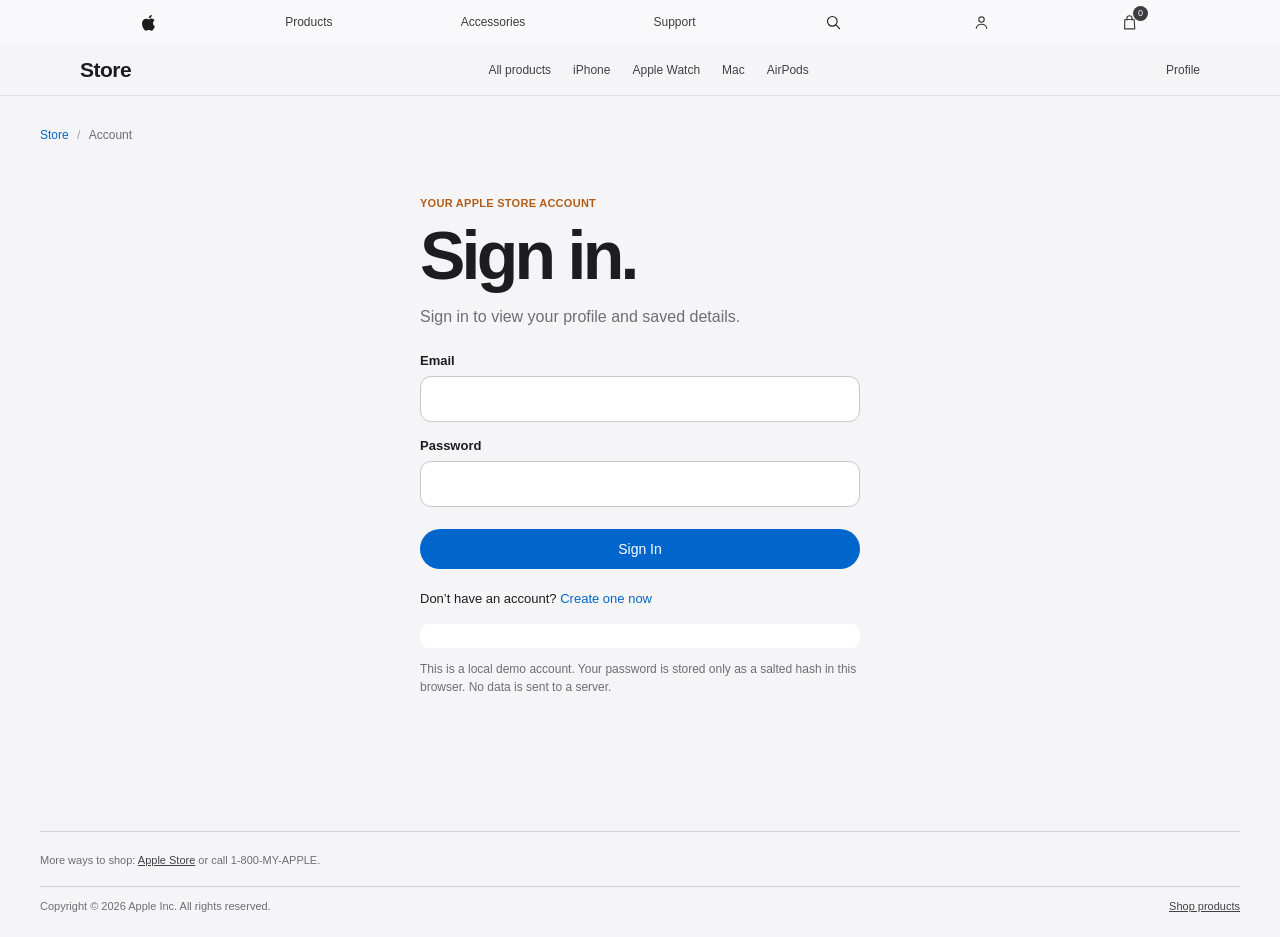
<file: account.html>
<!doctype html>
<html lang="en">
<head>
  <meta charset="utf-8">
  <meta name="viewport" content="width=device-width, initial-scale=1">
  <meta name="theme-color" content="#f5f5f7">
  <title>Sign in or Create an Account — Apple Store</title>
  <link rel="stylesheet" href="styles.css">
  <script src="script.js" defer></script>
</head>
<body>
  <header class="site-header">
    <nav class="global-nav" aria-label="Global navigation">
      <a class="apple-mark" href="index.html" aria-label="Apple Store home"><svg viewBox="0 0 17 20" aria-hidden="true"><path d="M13.8 10.6c0-2 1.6-3 1.7-3.1a4 4 0 0 0-3.1-1.7c-1.3-.1-2.5.8-3.2.8-.7 0-1.7-.8-2.8-.7a4.2 4.2 0 0 0-3.5 2.2c-1.5 2.6-.4 6.4 1 8.5.7 1 1.5 2.2 2.6 2.1 1 0 1.5-.7 2.8-.7s1.7.7 2.8.7c1.1 0 1.8-1 2.5-2.1a9 9 0 0 0 1.2-2.5 3.8 3.8 0 0 1-2-3.5ZM11.7 4.5A3.8 3.8 0 0 0 12.6 2a3.9 3.9 0 0 0-2.4 1.2 3.6 3.6 0 0 0-.9 2.4 3.2 3.2 0 0 0 2.4-1.1Z"/></svg></a>
      <a href="products.html">Products</a><a href="index.html#accessories">Accessories</a><a href="index.html#support">Support</a>
      <button class="icon-button search-toggle" type="button" aria-label="Search"><svg viewBox="0 0 20 20" aria-hidden="true"><circle cx="8.6" cy="8.6" r="5.7"/><path d="m13 13 4.2 4.2"/></svg></button>
      <a class="icon-button profile-icon" href="profile.html" aria-label="Profile"><svg viewBox="0 0 20 20" aria-hidden="true"><circle cx="10" cy="6.5" r="3.2"/><path d="M3.8 17c.5-3.2 2.7-5 6.2-5s5.7 1.8 6.2 5"/></svg></a>
      <a class="icon-button bag-toggle" href="cart.html" aria-label="Shopping bag"><svg viewBox="0 0 20 20" aria-hidden="true"><path d="M4.5 6.5h11l.7 11h-12l.3-11Z"/><path d="M7 7V5a3 3 0 0 1 6 0v2"/></svg><span class="cart-count">0</span></a>
    </nav>
    <div class="shop-nav"><a href="index.html" class="shop-brand">Store</a><div class="shop-links"><a href="products.html">All products</a><a href="product.html#iphone18">iPhone</a><a href="product.html#watch12">Apple Watch</a><a href="product.html#macmini">Mac</a><a href="product.html#airpods5">AirPods</a></div><a href="profile.html" class="shop-cta">Profile</a></div>
    <form class="search-panel" role="search" action="products.html"><label for="store-search">Search products</label><input id="store-search" type="search" name="q" placeholder="Search products and accessories"><button type="submit">Search</button><button class="close-search" type="button" aria-label="Close search">×</button></form>
  </header>
  <main class="page-width subpage-main">
    <p class="breadcrumb"><a href="index.html">Store</a><span> / </span>Account</p>
    <section class="account-page">
      <p class="eyebrow">YOUR APPLE STORE ACCOUNT</p>
      <section class="account-form-panel" id="signin">
        <h1>Sign in.</h1><p class="account-intro">Sign in to view your profile and saved details.</p>
        <form class="account-form" data-account-form="signin">
          <label for="signin-email">Email</label><input id="signin-email" name="email" type="email" autocomplete="email" required>
          <label for="signin-password">Password</label><input id="signin-password" name="password" type="password" autocomplete="current-password" required>
          <button class="pill-link account-submit" type="submit">Sign In</button>
        </form>
        <p class="account-switch">Don’t have an account? <a href="#register">Create one now</a></p>
        <p class="form-notice" data-signin-notice role="status"></p>
      </section>
      <section class="account-form-panel" id="register">
        <h1>Create your account.</h1><p class="account-intro">A simple account for this local store demo.</p>
        <form class="account-form" data-account-form="register">
          <label for="register-name">Name</label><input id="register-name" name="name" autocomplete="name" maxlength="80" required>
          <label for="register-email">Email</label><input id="register-email" name="email" type="email" autocomplete="email" required>
          <label for="register-password">Password</label><input id="register-password" name="password" type="password" autocomplete="new-password" minlength="8" required>
          <button class="pill-link account-submit" type="submit">Create Account</button>
        </form>
        <p class="account-switch">Already have an account? <a href="#signin">Sign in</a></p>
        <p class="form-notice" data-register-notice role="status"></p>
      </section>
      <p class="demo-note">This is a local demo account. Your password is stored only as a salted hash in this browser. No data is sent to a server.</p>
    </section>
  </main>
  <footer class="site-footer"><div class="page-width"><p>More ways to shop: <a href="index.html">Apple Store</a> or call 1-800-MY-APPLE.</p><div class="footer-bottom"><span>Copyright © 2026 Apple Inc. All rights reserved.</span><a href="products.html">Shop products</a></div></div></footer>
</body>
</html>
</file>
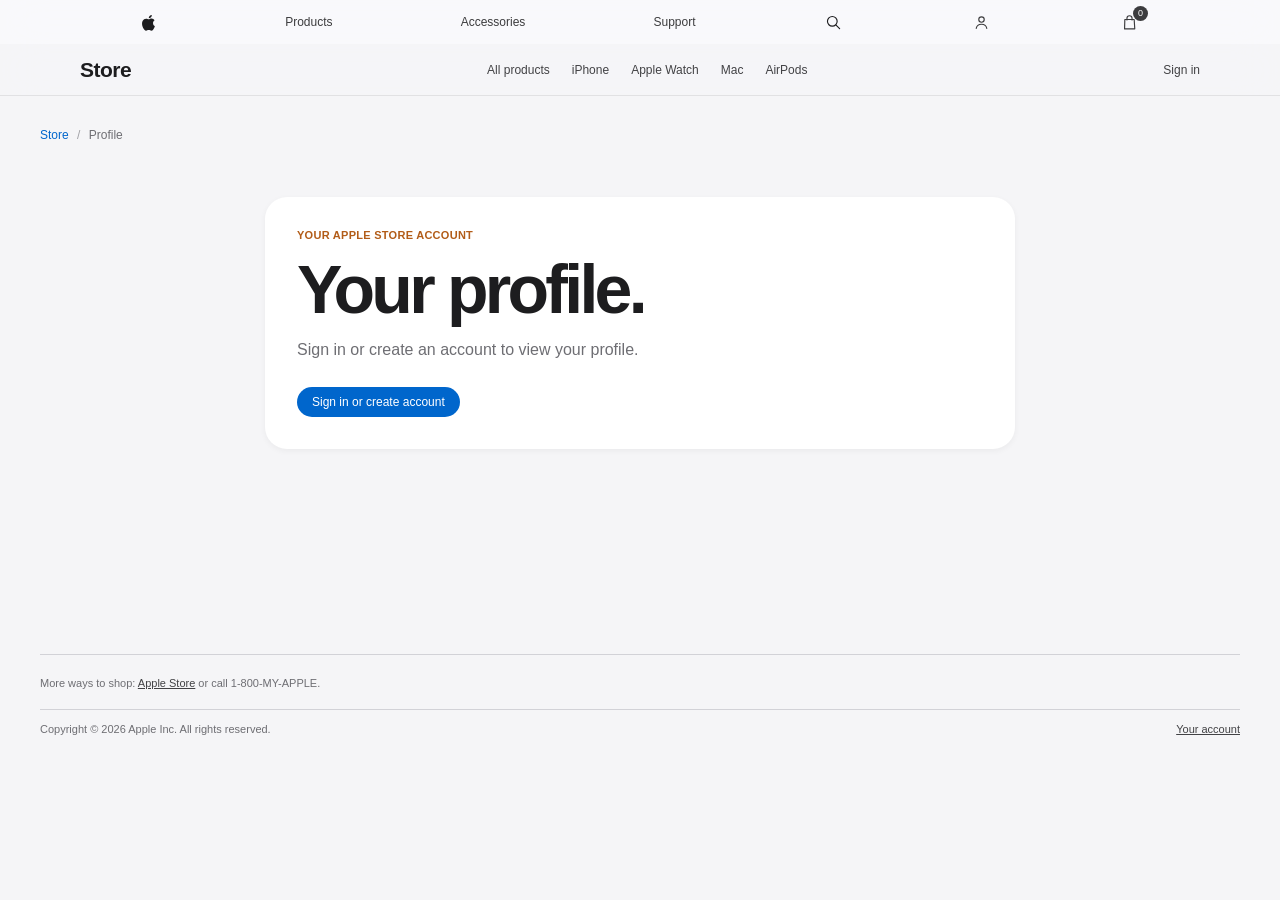
<file: profile.html>
<!doctype html>
<html lang="en">
<head>
  <meta charset="utf-8">
  <meta name="viewport" content="width=device-width, initial-scale=1">
  <meta name="theme-color" content="#f5f5f7">
  <title>Your Profile — Apple Store</title>
  <link rel="stylesheet" href="styles.css">
  <script src="script.js" defer></script>
</head>
<body>
  <header class="site-header">
    <nav class="global-nav" aria-label="Global navigation">
      <a class="apple-mark" href="index.html" aria-label="Apple Store home"><svg viewBox="0 0 17 20" aria-hidden="true"><path d="M13.8 10.6c0-2 1.6-3 1.7-3.1a4 4 0 0 0-3.1-1.7c-1.3-.1-2.5.8-3.2.8-.7 0-1.7-.8-2.8-.7a4.2 4.2 0 0 0-3.5 2.2c-1.5 2.6-.4 6.4 1 8.5.7 1 1.5 2.2 2.6 2.1 1 0 1.5-.7 2.8-.7s1.7.7 2.8.7c1.1 0 1.8-1 2.5-2.1a9 9 0 0 0 1.2-2.5 3.8 3.8 0 0 1-2-3.5ZM11.7 4.5A3.8 3.8 0 0 0 12.6 2a3.9 3.9 0 0 0-2.4 1.2 3.6 3.6 0 0 0-.9 2.4 3.2 3.2 0 0 0 2.4-1.1Z"/></svg></a>
      <a href="products.html">Products</a><a href="index.html#accessories">Accessories</a><a href="index.html#support">Support</a>
      <button class="icon-button search-toggle" type="button" aria-label="Search"><svg viewBox="0 0 20 20" aria-hidden="true"><circle cx="8.6" cy="8.6" r="5.7"/><path d="m13 13 4.2 4.2"/></svg></button>
      <a class="icon-button profile-icon" href="profile.html" aria-label="Profile"><svg viewBox="0 0 20 20" aria-hidden="true"><circle cx="10" cy="6.5" r="3.2"/><path d="M3.8 17c.5-3.2 2.7-5 6.2-5s5.7 1.8 6.2 5"/></svg></a>
      <a class="icon-button bag-toggle" href="cart.html" aria-label="Shopping bag"><svg viewBox="0 0 20 20" aria-hidden="true"><path d="M4.5 6.5h11l.7 11h-12l.3-11Z"/><path d="M7 7V5a3 3 0 0 1 6 0v2"/></svg><span class="cart-count">0</span></a>
    </nav>
    <div class="shop-nav"><a href="index.html" class="shop-brand">Store</a><div class="shop-links"><a href="products.html">All products</a><a href="product.html#iphone18">iPhone</a><a href="product.html#watch12">Apple Watch</a><a href="product.html#macmini">Mac</a><a href="product.html#airpods5">AirPods</a></div><a href="account.html" class="shop-cta">Sign in</a></div>
    <form class="search-panel" role="search" action="products.html"><label for="store-search">Search products</label><input id="store-search" type="search" name="q" placeholder="Search products and accessories"><button type="submit">Search</button><button class="close-search" type="button" aria-label="Close search">×</button></form>
  </header>
  <main class="page-width subpage-main">
    <p class="breadcrumb"><a href="index.html">Store</a><span> / </span>Profile</p>
    <section class="profile-page">
      <div class="profile-empty" data-signed-out>
        <p class="eyebrow">YOUR APPLE STORE ACCOUNT</p><h1>Your profile.</h1>
        <p>Sign in or create an account to view your profile.</p><a class="pill-link" href="account.html">Sign in or create account</a>
      </div>
      <div class="profile-content" data-signed-in hidden>
        <div class="profile-heading"><div><p class="eyebrow">YOUR APPLE STORE ACCOUNT</p><h1>Hello, <span data-profile-name></span>.</h1><p>Manage your local demo profile and shopping bag.</p></div><button class="secondary-button" type="button" data-sign-out>Sign Out</button></div>
        <div class="profile-card"><p class="eyebrow">ACCOUNT DETAILS</p><dl><div><dt>Name</dt><dd data-profile-name></dd></div><div><dt>Email</dt><dd data-profile-email></dd></div></dl><a class="text-link" href="products.html">Continue shopping <span aria-hidden="true">›</span></a></div>
      </div>
    </section>
  </main>
  <footer class="site-footer"><div class="page-width"><p>More ways to shop: <a href="index.html">Apple Store</a> or call 1-800-MY-APPLE.</p><div class="footer-bottom"><span>Copyright © 2026 Apple Inc. All rights reserved.</span><a href="account.html">Your account</a></div></div></footer>
</body>
</html>
</file>
<file: styles.css>
:root {
  font-family: -apple-system, BlinkMacSystemFont, "Segoe UI", Helvetica, Arial, sans-serif;
  color: #1d1d1f;
  background: #f5f5f7;
  font-synthesis: none;
  text-rendering: optimizeLegibility;
  -webkit-font-smoothing: antialiased;
  --blue: #06c;
  --muted: #6e6e73;
  --page-width: 1240px;
}

* { box-sizing: border-box; }
html { scroll-behavior: smooth; }
body { margin: 0; min-width: 320px; }
a { color: inherit; text-decoration: none; }
button, input { font: inherit; }
button { cursor: pointer; }
.page-width { width: min(var(--page-width), calc(100% - 80px)); margin-inline: auto; }

.site-header { position: sticky; top: 0; z-index: 10; }
.global-nav { height: 44px; background: rgba(250,250,252,.88); backdrop-filter: saturate(180%) blur(20px); display: flex; align-items: center; justify-content: space-between; padding: 0 max(calc((100vw - 1000px) / 2), 22px); gap: 22px; font-size: 12px; color: #1d1d1f; white-space: nowrap; }
.global-nav > a:not(.apple-mark) { opacity: .86; transition: opacity .2s; }
.global-nav > a:hover { opacity: .55; }
.apple-mark { display: flex; align-items: center; width: 17px; }
.apple-mark svg { width: 16px; height: 19px; fill: currentColor; }
.icon-button { border: 0; padding: 0; width: 20px; height: 26px; display: grid; place-items: center; color: #1d1d1f; background: transparent; }
.icon-button svg { width: 17px; height: 17px; fill: none; stroke: currentColor; stroke-width: 1.35; stroke-linecap: round; stroke-linejoin: round; }
.shop-nav { height: 52px; display: flex; align-items: center; gap: 28px; padding: 0 max(calc((100vw - 1120px) / 2), 30px); background: rgba(245,245,247,.88); backdrop-filter: saturate(180%) blur(20px); border-bottom: 1px solid rgba(0,0,0,.08); }
.shop-brand { font-size: 21px; font-weight: 600; letter-spacing: -.5px; }
.shop-links { display: flex; align-items: center; justify-content: center; gap: 22px; flex: 1; font-size: 12px; color: #424245; }
.shop-links a:hover, .shop-cta:hover { color: var(--blue); }
.shop-cta { font-size: 12px; color: #424245; }
.search-panel { display: none; position: absolute; top: 44px; inset-inline: 0; padding: 22px max(calc((100vw - 700px) / 2), 25px) 26px; background: #fafafc; box-shadow: 0 12px 22px rgba(0,0,0,.12); gap: 12px; align-items: center; }
.search-panel.open { display: flex; }
.search-panel label { position: absolute; width: 1px; height: 1px; overflow: hidden; clip-path: inset(50%); }
.search-panel input { flex: 1; min-width: 0; border: 0; outline: 0; background: transparent; font-size: 19px; }
.search-panel button { background: none; border: 0; color: var(--blue); }
.search-panel .close-search { color: #666; font-size: 27px; }
.promo-bar { min-height: 52px; display: grid; place-items: center; padding: 10px 24px; background: #fff; text-align: center; font-size: 13px; }
.promo-bar p { margin: 0; line-height: 1.5; }
.promo-bar a, .blue-link, .text-link { color: var(--blue); }
.promo-bar a:hover, .text-link:hover, .blue-link:hover { text-decoration: underline; }

.store-intro { display: flex; justify-content: space-between; align-items: flex-start; padding-top: 68px; padding-bottom: 60px; }
.store-intro h1 { margin: 0; font-size: clamp(56px, 7vw, 80px); letter-spacing: -.06em; line-height: 1; font-weight: 650; }
.intro-aside { display: flex; align-items: flex-start; gap: 32px; padding-top: 4px; }
.intro-aside h2 { font-size: 25px; line-height: 1.16; letter-spacing: -.025em; margin: 0 28px 0 0; font-weight: 650; }
.specialist-link, .find-store { display: flex; align-items: flex-start; gap: 10px; font-size: 12px; line-height: 1.5; white-space: nowrap; }
.specialist-link strong, .find-store strong { font-weight: 600; }
.avatar { display: grid; place-items: center; width: 36px; height: 36px; border-radius: 50%; background: radial-gradient(circle at 50% 30%, #ffd9bc 0 22%, #c46a44 23% 37%, #156f9c 38% 100%); color: white; font-weight: 700; font-size: 0; }
.avatar::after { content: ""; width: 19px; height: 8px; background: #f2bd9e; border-radius: 10px 10px 4px 4px; margin-top: -10px; }
.store-pin { font-size: 29px; line-height: 1; color: #424245; }
.blue-link { display: inline-block; margin-top: 3px; }

.category-wrap { overflow: hidden; padding-bottom: 68px; }
.category-list { display: flex; justify-content: space-between; gap: 27px; min-width: max-content; }
.category { display: flex; flex-direction: column; align-items: center; gap: 14px; min-width: 83px; font-size: 12px; font-weight: 600; }
.category img { width: auto; height: 76px; max-width: 102px; object-fit: contain; transition: transform .2s ease; }
.category:hover img { transform: translateY(-4px); }
.category:hover span { color: var(--blue); }

.content-section { padding-bottom: 77px; }
.section-heading { display: flex; align-items: baseline; justify-content: space-between; gap: 25px; margin-bottom: 22px; }
.section-heading h2 { margin: 0; font-size: clamp(27px, 3.5vw, 38px); line-height: 1.15; letter-spacing: -.04em; font-weight: 650; }
.section-heading h2 span { color: var(--muted); }
.carousel-controls { display: flex; gap: 10px; flex: 0 0 auto; }
.carousel-arrow { width: 36px; height: 36px; border: 0; border-radius: 50%; background: #e8e8ed; color: #6e6e73; font-size: 29px; line-height: 1; font-family: Arial, sans-serif; }
.carousel-arrow:hover { background: #dedee3; }
.product-rail { display: grid; grid-auto-columns: minmax(300px, 1fr); grid-auto-flow: column; grid-template-rows: 1fr; gap: 22px; overflow-x: auto; scroll-snap-type: x mandatory; scrollbar-width: none; padding: 2px 2px 12px; }
.product-rail::-webkit-scrollbar { display: none; }
.product-card { position: relative; height: 495px; overflow: hidden; border-radius: 23px; background: #fff; box-shadow: 0 2px 6px rgba(0,0,0,.05); scroll-snap-align: start; }
.product-copy { position: relative; z-index: 2; padding: 32px 32px 0; max-width: 350px; }
.product-copy h3 { margin: 0 0 8px; font-size: 28px; letter-spacing: -.04em; line-height: 1.12; }
.eyebrow { margin: 0 0 13px; color: #b25c18; text-transform: uppercase; font-size: 11px; font-weight: 600; letter-spacing: .025em; }
.product-description { margin: 0 0 12px; font-size: 15px; line-height: 1.38; }
.price { margin: 0 0 15px; font-size: 12px; color: inherit; }
.pill-link { display: inline-block; border-radius: 20px; background: var(--blue); color: white; padding: 8px 15px; font-size: 12px; }
.pill-link:hover { background: #0077ed; }
.dark-card { background: #050505; color: white; }
.dark-card .product-description { color: #f5f5f7; }
.product-art { position: absolute; z-index: 1; object-fit: contain; }
.iphone-art { width: 88%; height: 65%; bottom: -1%; left: 6%; }
.duo-card { background: #fff; }
.duo-card .product-copy { max-width: 100%; }
.duo-art { position: absolute; inset: 208px 28px 15px; display: flex; align-items: center; justify-content: center; perspective: 700px; }
.phone-shape { position: absolute; width: 145px; height: 246px; border-radius: 29px; background: linear-gradient(135deg,#2c2d31,#08090c 55%,#46474b); border: 3px solid #34353a; box-shadow: 12px 18px 30px rgba(0,0,0,.18); }
.phone-back { transform: translate(-53px,7px) rotate(-10deg); background: linear-gradient(150deg,#e8e5df,#9da5aa 50%,#24272b); }
.phone-back::before { content: ""; position: absolute; top: 13px; left: 13px; width: 52px; height: 52px; border-radius: 18px; background: radial-gradient(circle at 30% 30%, #151619 0 8px, #60636a 9px 12px, transparent 13px), radial-gradient(circle at 68% 30%, #151619 0 8px, #60636a 9px 12px, transparent 13px), #adb3b7; }
.phone-front { transform: translate(48px,-2px) rotate(8deg); background: linear-gradient(140deg,#202124,#050607); }
.phone-front i { position: absolute; width: 62px; height: 17px; top: 10px; left: 50%; transform: translateX(-50%); border-radius: 12px; background: #030304; }
.watch-card { background: #fafafa; }
.watch-art { width: 78%; height: 63%; bottom: -2%; left: 11%; }
.airpods-card { background: radial-gradient(ellipse at 50% 84%, #e7e5df 0, #f7f6f3 55%, #fff 80%); }
.airpods-art { position: absolute; bottom: 35px; left: 50%; transform: translateX(-50%); display: flex; gap: 20px; align-items: flex-end; }
.airpods-art span { width: 45px; height: 124px; border-radius: 25px 25px 20px 20px; background: linear-gradient(90deg,#e5e5e5,#fff 40%,#dadada); box-shadow: 0 7px 19px #0002; }
.airpods-art span::before { content: ""; display: block; height: 53px; margin: -24px auto 0; width: 42px; border-radius: 50%; background: linear-gradient(145deg,#fff,#dedede); }
.airpods-art span:nth-child(2) { height: 103px; }

.feature-section { padding-bottom: 80px; }
.feature-section .section-heading { align-items: center; }
.text-link { font-size: 13px; white-space: nowrap; }
.accessory-grid { display: grid; grid-template-columns: 1.35fr 1fr 1fr; gap: 20px; }
.accessory-feature, .accessory-tile { min-height: 390px; border-radius: 22px; overflow: hidden; background: white; box-shadow: 0 2px 6px #0000000c; }
.accessory-feature { position: relative; display: flex; align-items: flex-start; padding: 35px; background: linear-gradient(140deg,#f9f5ef,#e9edf3); }
.accessory-feature > div:first-child { position: relative; z-index: 1; max-width: 210px; }
.accessory-feature h3 { margin: 0 0 11px; font-size: 31px; line-height: 1.1; letter-spacing: -.04em; }
.accessory-feature p:not(.eyebrow) { font-size: 14px; line-height: 1.45; }
.color-orbit { position: absolute; width: 330px; height: 330px; right: -77px; bottom: -105px; border-radius: 50%; border: 2px solid #fff9; transform: rotate(-25deg); }
.color-orbit i { position: absolute; width: 115px; height: 210px; border-radius: 55px; box-shadow: 0 12px 25px #0002; }
.color-orbit i:nth-child(1) { background: #bb4055; left: 10px; top: 45px; transform: rotate(-37deg); }
.color-orbit i:nth-child(2) { background: #466382; left: 102px; top: 17px; transform: rotate(-6deg); }
.color-orbit i:nth-child(3) { background: #e4a44c; left: 168px; top: 91px; transform: rotate(38deg); }
.color-orbit i:nth-child(4) { background: #d6d3ca; left: 82px; top: 123px; transform: rotate(15deg); }
.accessory-tile { padding: 20px 22px; }
.accessory-tile .eyebrow { margin: 15px 0 5px; }
.accessory-tile h3 { margin: 0 0 10px; font-size: 15px; line-height: 1.25; }
.accessory-tile > p:last-child { font-size: 12px; }
.case-art { height: 210px; width: 145px; border-radius: 28px; margin: 0 auto; box-shadow: inset 0 0 0 5px #ffffff5c, 0 12px 20px #0002; position: relative; transform: rotate(-7deg); }
.case-art::before { content: ""; position: absolute; width: 67px; height: 48px; border-radius: 17px; top: 12px; left: 12px; background: radial-gradient(circle at 23px 20px,#222 0 8px,transparent 9px),radial-gradient(circle at 47px 20px,#222 0 8px,transparent 9px),linear-gradient(#ffffff5c,#ffffff5c); }
.case-art.burgundy { background: linear-gradient(145deg,#922e3e,#3b1220); }
.case-art.blue { background: linear-gradient(145deg,#879bb5,#243a58); }

.help-section { padding-bottom: 82px; }
.help-grid { display: grid; grid-template-columns: 1.25fr 1fr 1fr; gap: 20px; }
.help-card { min-height: 350px; position: relative; overflow: hidden; border-radius: 22px; padding: 28px; background: #fff; box-shadow: 0 2px 6px #0000000c; }
.help-card h3 { max-width: 340px; font-size: 22px; letter-spacing: -.025em; line-height: 1.2; margin: 0 0 12px; }
.help-card > p:not(.eyebrow) { position: relative; z-index: 1; max-width: 250px; color: var(--muted); font-size: 13px; line-height: 1.4; }
.help-card .text-link { position: relative; z-index: 1; }
.help-main { background: linear-gradient(135deg,#f6f7f9,#e9ebef); }
.help-illustration { position: absolute; bottom: -70px; right: -10px; width: 240px; height: 190px; }
.specialist-illustration span { position: absolute; width: 178px; height: 135px; right: 15px; top: 5px; border: 9px solid #30343c; border-bottom-width: 18px; border-radius: 15px; background: linear-gradient(145deg,#e3c5ae 0 40%,#7191a2 41% 100%); box-shadow: 0 18px 25px #0002; }
.specialist-illustration i { position: absolute; width: 45px; height: 45px; border-radius: 50%; background: #d89872; top: 28px; right: 84px; box-shadow: 0 30px 0 10px #244b62; }
.intelligence-illustration { width: 145px; height: 145px; right: -10px; bottom: -18px; border-radius: 50%; background: radial-gradient(circle,#fedc98,#eea5a1 35%,#a4bce0 68%,transparent 69%); display: grid; place-items: center; }
.intelligence-illustration span { color: white; font-size: 62px; text-shadow: 0 0 20px white; }
.setup-illustration { width: 140px; height: 140px; right: 4px; bottom: -12px; border-radius: 50%; background: radial-gradient(circle at 40% 30%,#d8e5f2,#7ca5c5 62%,#446080); display: grid; place-items: center; color: white; font-size: 62px; }

.reasons-section { padding-bottom: 90px; }
.reason-grid { display: grid; grid-template-columns: repeat(4,1fr); gap: 18px; }
.reason-grid article { min-height: 210px; padding: 22px; border-radius: 19px; background: #fff; box-shadow: 0 2px 6px #0000000c; }
.reason-icon { font-size: 29px; line-height: 1; font-weight: 500; }
.reason-icon.green { color: #39a76b; }.reason-icon.blue { color: #2992d0; }.reason-icon.purple { color: #9864c8; }.reason-icon.orange { color: #e58c36; }
.reason-grid h3 { margin: 14px 0 7px; font-size: 18px; letter-spacing: -.02em; }
.reason-grid p { margin: 0; color: var(--muted); font-size: 13px; line-height: 1.45; }
.site-footer { background: #f5f5f7; color: #6e6e73; font-size: 11px; }
.site-footer .page-width { padding-top: 22px; padding-bottom: 25px; border-top: 1px solid #d2d2d7; }
.site-footer p { margin: 0 0 20px; }
.site-footer a { color: #424245; text-decoration: underline; }
.footer-bottom { display: flex; gap: 20px; justify-content: space-between; border-top: 1px solid #d2d2d7; padding-top: 13px; }

@media (min-width: 1300px) {
  .product-rail { grid-auto-columns: calc((100% - 44px) / 3); }
}
@media (max-width: 1050px) {
  .page-width { width: calc(100% - 56px); }
  .global-nav { gap: 17px; }
  .global-nav > a:nth-of-type(9), .global-nav > a:nth-of-type(10), .global-nav > a:nth-of-type(11) { display: none; }
  .shop-nav { gap: 18px; }
  .shop-links { gap: 15px; }
  .intro-aside { gap: 20px; }
  .intro-aside h2 { margin-right: 6px; font-size: 22px; }
  .category-list { justify-content: flex-start; gap: 35px; }
  .product-rail { grid-auto-columns: minmax(310px, 47%); }
  .product-card { height: 465px; }
  .accessory-grid { grid-template-columns: 1.2fr 1fr 1fr; gap: 14px; }
  .accessory-feature { padding: 25px; }
  .help-grid { gap: 14px; }
}
@media (max-width: 760px) {
  .page-width { width: calc(100% - 40px); }
  .global-nav { height: 48px; padding: 0 20px; justify-content: space-between; }
  .global-nav > a:not(.apple-mark):not(.profile-icon):not(.bag-toggle), .global-nav > .icon-button { display: none; }
  .global-nav > .apple-mark, .global-nav > .search-toggle, .global-nav > .profile-icon, .global-nav > .bag-toggle { display: grid; }
  .shop-nav { height: 48px; padding: 0 20px; justify-content: space-between; }
  .shop-brand { font-size: 19px; }
  .shop-links { display: none; }
  .shop-cta { font-size: 12px; }
  .search-panel { top: 48px; }
  .promo-bar { min-height: 62px; font-size: 12px; padding-inline: 22px; }
  .store-intro { padding-top: 43px; padding-bottom: 35px; display: block; }
  .store-intro h1 { font-size: 54px; }
  .intro-aside { margin-top: 28px; display: grid; grid-template-columns: 1fr 1fr; gap: 20px 12px; }
  .intro-aside h2 { grid-column: 1 / -1; font-size: 22px; }
  .specialist-link, .find-store { white-space: normal; font-size: 11px; }
  .category-wrap { width: 100%; padding-left: 20px; padding-bottom: 50px; }
  .category-list { gap: 24px; padding-right: 20px; }
  .category { min-width: 70px; font-size: 11px; }
  .category img { height: 62px; max-width: 82px; }
  .content-section { padding-bottom: 58px; }
  .section-heading { align-items: flex-end; margin-bottom: 18px; gap: 12px; }
  .section-heading h2 { font-size: 27px; }
  .section-heading h2 span { display: inline; }
  .carousel-controls { display: none; }
  .product-rail { width: calc(100vw - 20px); grid-auto-columns: 82vw; gap: 14px; }
  .product-card { height: 455px; border-radius: 19px; }
  .product-copy { padding: 24px 24px 0; }
  .product-copy h3 { font-size: 25px; }
  .iphone-art, .watch-art { width: 90%; height: 60%; left: 5%; }
  .feature-section .section-heading { align-items: flex-start; flex-direction: column; }
  .accessory-grid { width: calc(100vw - 20px); grid-template-columns: 82vw 72vw 72vw; overflow-x: auto; scroll-snap-type: x mandatory; padding-bottom: 7px; }
  .accessory-grid > * { scroll-snap-align: start; }
  .accessory-feature, .accessory-tile { min-height: 350px; }
  .accessory-feature { padding: 25px; }
  .accessory-feature h3 { font-size: 27px; }
  .color-orbit { transform: scale(.85) rotate(-25deg); transform-origin: right bottom; }
  .accessory-tile { padding: 17px; }
  .case-art { height: 185px; width: 130px; }
  .help-section .section-heading { align-items: flex-start; }
  .help-grid { width: calc(100vw - 20px); grid-template-columns: 82vw 72vw 72vw; overflow-x: auto; scroll-snap-type: x mandatory; padding-bottom: 6px; }
  .help-card { min-height: 330px; scroll-snap-align: start; }
  .reason-grid { grid-template-columns: repeat(2,1fr); gap: 12px; }
  .reason-grid article { padding: 17px; min-height: 205px; }
  .reason-grid h3 { font-size: 16px; }
  .footer-bottom { flex-direction: column; gap: 9px; }
}
@media (max-width: 390px) {
  .page-width { width: calc(100% - 32px); }
  .store-intro h1 { font-size: 48px; }
  .section-heading h2 { font-size: 24px; }
  .reason-grid { grid-template-columns: 1fr 1fr; }
  .reason-grid article { padding: 14px; }
}

.subpage-main { min-height: 62vh; padding-top: 32px; padding-bottom: 80px; }
.breadcrumb { margin: 0 0 36px; color: var(--muted); font-size: 12px; }
.breadcrumb a { color: var(--blue); }
.breadcrumb span { padding-inline: 5px; color: #a1a1a6; }
.catalog-heading { margin: 30px 0 45px; }
.catalog-heading .eyebrow { margin-bottom: 9px; }
.catalog-heading h1, .profile-page h1, .account-page h1, .cart-title h1 { margin: 0; font-size: clamp(46px, 6vw, 68px); letter-spacing: -.055em; line-height: 1.04; }
.catalog-heading > p:last-child { margin: 13px 0 0; color: var(--muted); font-size: 19px; }
.catalog-toolbar { display: flex; align-items: center; gap: 14px; margin-bottom: 22px; }
.catalog-toolbar label { font-size: 13px; font-weight: 600; }
.catalog-toolbar input { width: min(310px, 58vw); padding: 11px 14px; border: 1px solid #d2d2d7; border-radius: 10px; background: #fff; outline-color: var(--blue); }
.catalog-toolbar [data-product-count] { margin-left: auto; color: var(--muted); font-size: 13px; }
.catalog-grid { display: grid; grid-template-columns: repeat(3, minmax(0, 1fr)); gap: 20px; }
.catalog-card { display: flex; flex-direction: column; min-width: 0; overflow: hidden; border-radius: 22px; background: #fff; box-shadow: 0 2px 6px #0000000c; }
.catalog-art { display: grid; place-items: center; height: 250px; padding: 25px; background: linear-gradient(145deg,#f8f8fa,#ececf0); }
.catalog-art img { width: 100%; height: 200px; object-fit: contain; transition: transform .2s ease; }
.catalog-art:hover img { transform: scale(1.04); }
.catalog-card-copy { display: flex; flex: 1; flex-direction: column; padding: 22px; }
.catalog-card-copy .eyebrow { margin-bottom: 8px; }
.catalog-card-copy h2 { margin: 0 0 8px; font-size: 22px; letter-spacing: -.035em; }
.catalog-card-copy > p:not(.eyebrow) { color: var(--muted); font-size: 13px; line-height: 1.5; }
.catalog-card-bottom { display: flex; align-items: center; justify-content: space-between; gap: 10px; margin-top: auto; padding-top: 10px; font-size: 13px; }
.catalog-card-bottom .pill-link { border: 0; white-space: nowrap; }
.empty-state { padding: 35px; text-align: center; color: var(--muted); }
.product-detail { display: grid; grid-template-columns: minmax(0, 1.2fr) minmax(310px, .8fr); align-items: center; gap: 8%; min-height: 510px; }
.detail-art { display: grid; place-items: center; min-height: 430px; border-radius: 28px; background: radial-gradient(ellipse at center,#fff 0,#eeedf0 72%); }
.detail-art img { width: min(90%, 530px); height: 420px; object-fit: contain; }
.detail-copy { max-width: 440px; }
.detail-copy .eyebrow { margin-bottom: 12px; }
.detail-copy h1 { margin: 0 0 15px; font-size: clamp(38px, 5vw, 57px); letter-spacing: -.05em; line-height: 1.02; }
.detail-description { max-width: 390px; color: #424245; line-height: 1.5; }
.detail-price { margin: 20px 0 26px; font-size: 18px; font-weight: 600; }
.field-label, .account-form label { display: block; margin-bottom: 8px; font-size: 13px; font-weight: 600; }
.detail-copy select, .account-form input { width: 100%; padding: 13px 14px; border: 1px solid #c7c7cc; border-radius: 11px; background: #fff; outline-color: var(--blue); }
.detail-add { display: block; width: 100%; margin-top: 15px; border: 0; padding: 12px 16px; font-size: 14px; }
.delivery-note, .demo-note { color: var(--muted); font-size: 12px; line-height: 1.5; }
.detail-copy .text-link { display: inline-block; margin-top: 7px; }
.form-notice { margin: 18px 0 0; color: #18723b; font-size: 14px; }
.form-notice[hidden] { display: none; }
.missing-product { padding: 75px 0; text-align: center; }
.missing-product h1 { font-size: 42px; letter-spacing: -.04em; }
.missing-product p { color: var(--muted); margin-bottom: 25px; }
.cart-page { max-width: 990px; margin: 45px auto 0; }
.cart-title { display: flex; align-items: flex-end; justify-content: space-between; gap: 20px; margin-bottom: 34px; }
.cart-title .eyebrow { margin-bottom: 9px; }
.cart-title > a { color: var(--blue); font-size: 13px; }
.cart-layout { display: grid; grid-template-columns: minmax(0, 1fr) 300px; gap: 40px; align-items: start; }
.cart-items { min-width: 0; }
.cart-item { display: grid; grid-template-columns: 125px minmax(0, 1fr) auto; gap: 20px; align-items: center; padding: 22px 0; border-bottom: 1px solid #d2d2d7; }
.cart-item:first-child { border-top: 1px solid #d2d2d7; }
.cart-item-art { display: grid; place-items: center; height: 125px; border-radius: 15px; background: #f0f0f3; }
.cart-item-art img { width: 90%; height: 90%; object-fit: contain; }
.cart-item-info h2 { margin: 0 0 8px; font-size: 18px; }
.cart-item-info p { margin: 0 0 12px; color: var(--muted); font-size: 12px; }
.remove-item { padding: 0; border: 0; background: none; color: var(--blue); font-size: 12px; }
.cart-item-controls { display: grid; gap: 17px; justify-items: end; white-space: nowrap; font-size: 13px; }
.quantity-control { display: flex; align-items: center; gap: 9px; color: var(--muted); font-size: 11px; }
.quantity-control button { width: 25px; height: 25px; border: 1px solid #d2d2d7; border-radius: 50%; background: #fff; color: #1d1d1f; font-size: 16px; line-height: 1; }
.quantity-control span { color: #1d1d1f; font-size: 13px; }
.cart-summary { position: sticky; top: 125px; padding: 22px; border-radius: 18px; background: #fff; box-shadow: 0 2px 6px #0000000c; }
.cart-summary h2 { margin: 0 0 18px; font-size: 19px; }
.cart-summary > p:not(.demo-note) { display: flex; justify-content: space-between; margin: 12px 0; font-size: 13px; }
.cart-summary .summary-total { padding-top: 14px; border-top: 1px solid #d2d2d7; font-size: 15px !important; }
.checkout-button { display: block; width: 100%; border: 0; padding: 11px; text-align: center; font-size: 14px; }
.cart-summary .demo-note { margin-bottom: 0; }
.empty-cart { padding: 38px 15px; text-align: center; }
.empty-cart h2 { font-size: 25px; letter-spacing: -.03em; }
.empty-cart p { margin-bottom: 23px; color: var(--muted); }
.empty-cart .pill-link { display: inline-block; }
.profile-page, .account-page { max-width: 750px; margin: 55px auto; }
.profile-empty, .profile-card { padding: 32px; border-radius: 22px; background: #fff; box-shadow: 0 2px 6px #0000000c; }
.profile-empty h1 { margin-bottom: 15px; }
.profile-empty > p:not(.eyebrow), .profile-heading > div > p:last-child { color: var(--muted); }
.profile-empty .pill-link { display: inline-block; margin-top: 12px; }
.profile-heading { display: flex; justify-content: space-between; align-items: flex-start; gap: 20px; margin-bottom: 28px; }
.profile-heading .eyebrow { margin-bottom: 10px; }
.profile-heading > div > p:last-child { margin-top: 12px; }
.secondary-button { padding: 9px 16px; border: 1px solid #c7c7cc; border-radius: 20px; background: #fff; color: #1d1d1f; }
.profile-card .eyebrow { margin-bottom: 20px; }
.profile-card dl { margin: 0 0 22px; }
.profile-card dl > div { display: grid; grid-template-columns: 130px 1fr; padding: 14px 0; border-bottom: 1px solid #e5e5e8; font-size: 14px; }
.profile-card dt { color: var(--muted); }
.profile-card dd { margin: 0; font-weight: 600; }
.account-page { max-width: 440px; }
.account-page > .eyebrow { margin-bottom: 11px; }
.account-intro { margin: 14px 0 24px; color: var(--muted); line-height: 1.5; }
.account-form { display: grid; }
.account-form label:not(:first-child) { margin-top: 16px; }
.account-submit { width: 100%; margin-top: 22px; border: 0; padding: 12px; font-size: 14px; }
.account-switch { margin-top: 22px; font-size: 13px; }
.account-switch a { color: var(--blue); }
.account-page .form-notice { padding: 12px; border-radius: 9px; background: #fff; color: #a33; line-height: 1.45; }
.account-hint { color: var(--muted); font-size: 12px; }
.cart-count { position: absolute; top: -3px; right: -8px; min-width: 15px; height: 15px; padding: 0 3px; border-radius: 8px; background: #1d1d1f; color: #fff; font-size: 9px; line-height: 15px; text-align: center; }
.bag-toggle { position: relative; }

@media (max-width: 1050px) {
  .catalog-grid { grid-template-columns: repeat(2, minmax(0, 1fr)); }
  .product-detail { gap: 5%; }
  .cart-layout { grid-template-columns: minmax(0, 1fr) 260px; gap: 22px; }
}
@media (max-width: 760px) {
  .subpage-main { padding-top: 23px; padding-bottom: 55px; }
  .breadcrumb { margin-bottom: 25px; }
  .catalog-heading { margin: 25px 0 32px; }
  .catalog-heading h1, .profile-page h1, .account-page h1, .cart-title h1 { font-size: 46px; }
  .catalog-heading > p:last-child { font-size: 16px; }
  .catalog-toolbar { flex-wrap: wrap; }
  .catalog-toolbar [data-product-count] { width: 100%; margin-left: 0; }
  .catalog-grid { grid-template-columns: 1fr; gap: 15px; }
  .catalog-card { display: grid; grid-template-columns: minmax(110px, .75fr) minmax(0, 1.25fr); }
  .catalog-art { height: auto; min-height: 180px; padding: 12px; }
  .catalog-art img { height: 180px; }
  .catalog-card-copy { padding: 16px; }
  .catalog-card-copy h2 { font-size: 18px; }
  .catalog-card-copy > p:not(.eyebrow) { font-size: 12px; }
  .catalog-card-bottom { flex-wrap: wrap; font-size: 12px; }
  .product-detail { grid-template-columns: 1fr; gap: 27px; }
  .detail-art { min-height: 300px; }
  .detail-art img { height: 300px; }
  .detail-copy h1 { font-size: 43px; }
  .cart-page { margin-top: 30px; }
  .cart-title { align-items: flex-start; flex-direction: column; margin-bottom: 25px; }
  .cart-layout { grid-template-columns: 1fr; gap: 20px; }
  .cart-item { grid-template-columns: 82px minmax(0, 1fr); gap: 13px; }
  .cart-item-art { height: 82px; }
  .cart-item-info h2 { font-size: 15px; }
  .cart-item-controls { grid-column: 2; display: flex; justify-content: space-between; align-items: center; }
  .cart-summary { position: static; }
  .profile-page, .account-page { margin: 30px auto; }
  .profile-empty, .profile-card { padding: 22px; }
  .profile-heading { flex-direction: column; }
}

[hidden] { display: none !important; }
.detail-product { display: none; }
body:not(:has(.detail-product:target)) .detail-product:first-of-type,
.detail-product:target { display: grid; }
.account-form-panel { display: none; }
#signin { display: block; }
#register:target { display: block; }
body:has(#register:target) #signin { display: none; }
.quantity-control input { width: 38px; padding: 3px; border: 0; border-bottom: 1px solid #d2d2d7; background: transparent; color: #1d1d1f; text-align: center; }
.quantity-control input::-webkit-inner-spin-button,
.quantity-control input::-webkit-outer-spin-button { margin: 0; }
</file>
